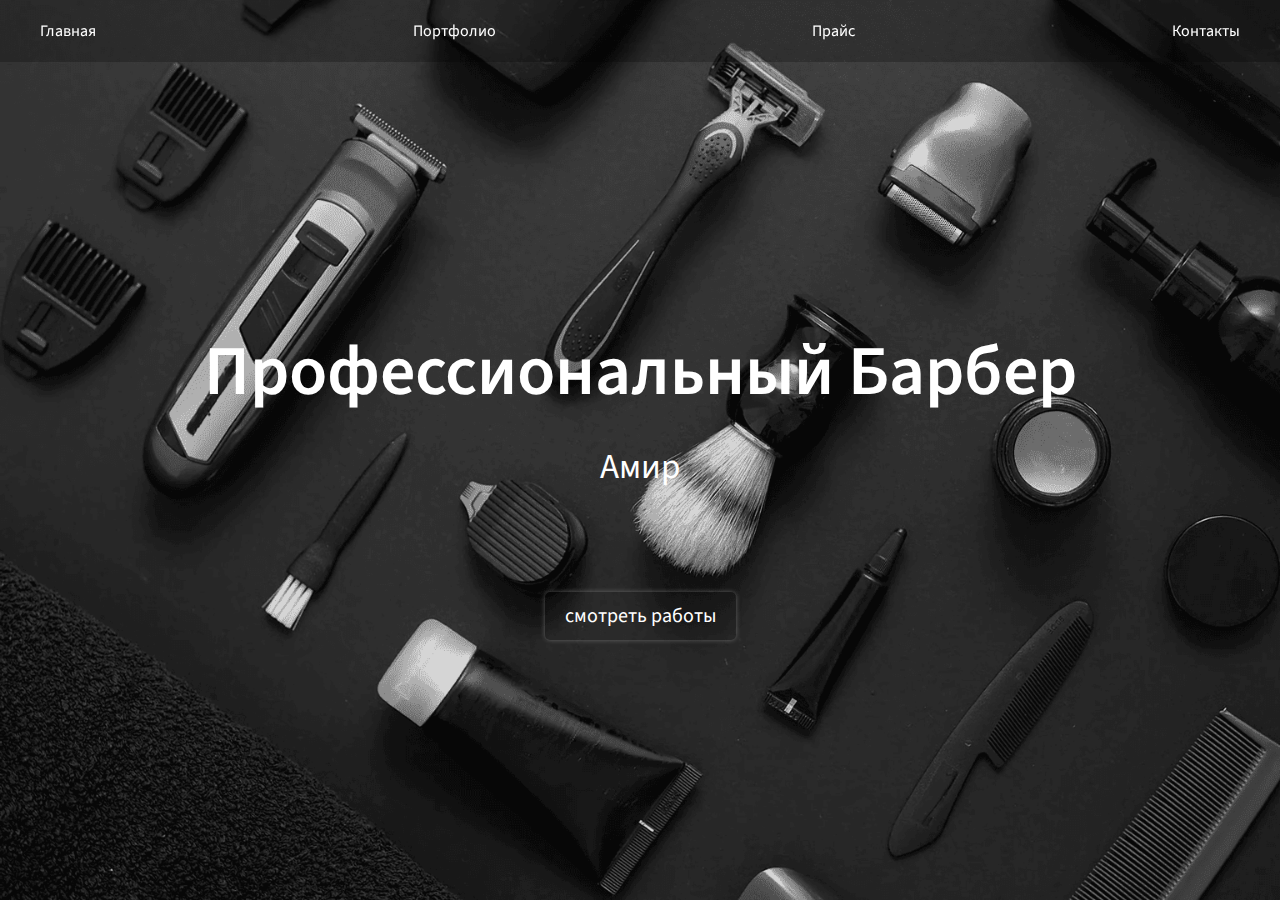
<file: index.html>
<!DOCTYPE html>
<html lang="en">
<head>
  <meta charset="UTF-8">
  <meta name="viewport" content="width=device-width, initial-scale=1.0">
  <link href="https://fonts.googleapis.com/css2?family=Source+Sans+3:ital,wght@0,200..900;1,200..900&display=swap" rel="stylesheet">
  <link rel="stylesheet" href="main.css">
  <title>Барбер Амир</title>
</head>
<body>
  <header class="header">
    <div class="container">
      <div class="nav">
        <ul class="nav-list">
          <li class="nav-list__item">
            <a class="nav-list__link" href="#">Главная</a>
          </li>
          <li class="nav-list__item">
            <a class="nav-list__link" href="pages/portfolio.html">Портфолио</a>
          </li>
          <li class="nav-list__item">
            <a class="nav-list__link" href="pages/price.html">Прайс</a>
          </li>
          <li class="nav-list__item">
            <a class="nav-list__link" href="pages/contacts.html">Контакты</a>
          </li>
        </ul>
      </div>
    </div>
  </header>

  <main class="main">
    <section class="main-page">
      <div class="container">
        <h1 class="main-page__title">
          Профессиональный Барбер
        </h1>
        <h2 class="main-page__subtitle">
          Амир
        </h2>

        <button class="button button-index">
          <a class="button__link" href="pages/portfolio.html">смотреть работы</a>
        </button>
      </div>
    </section>
  </main>
  </main>
</body>
</html>
</file>
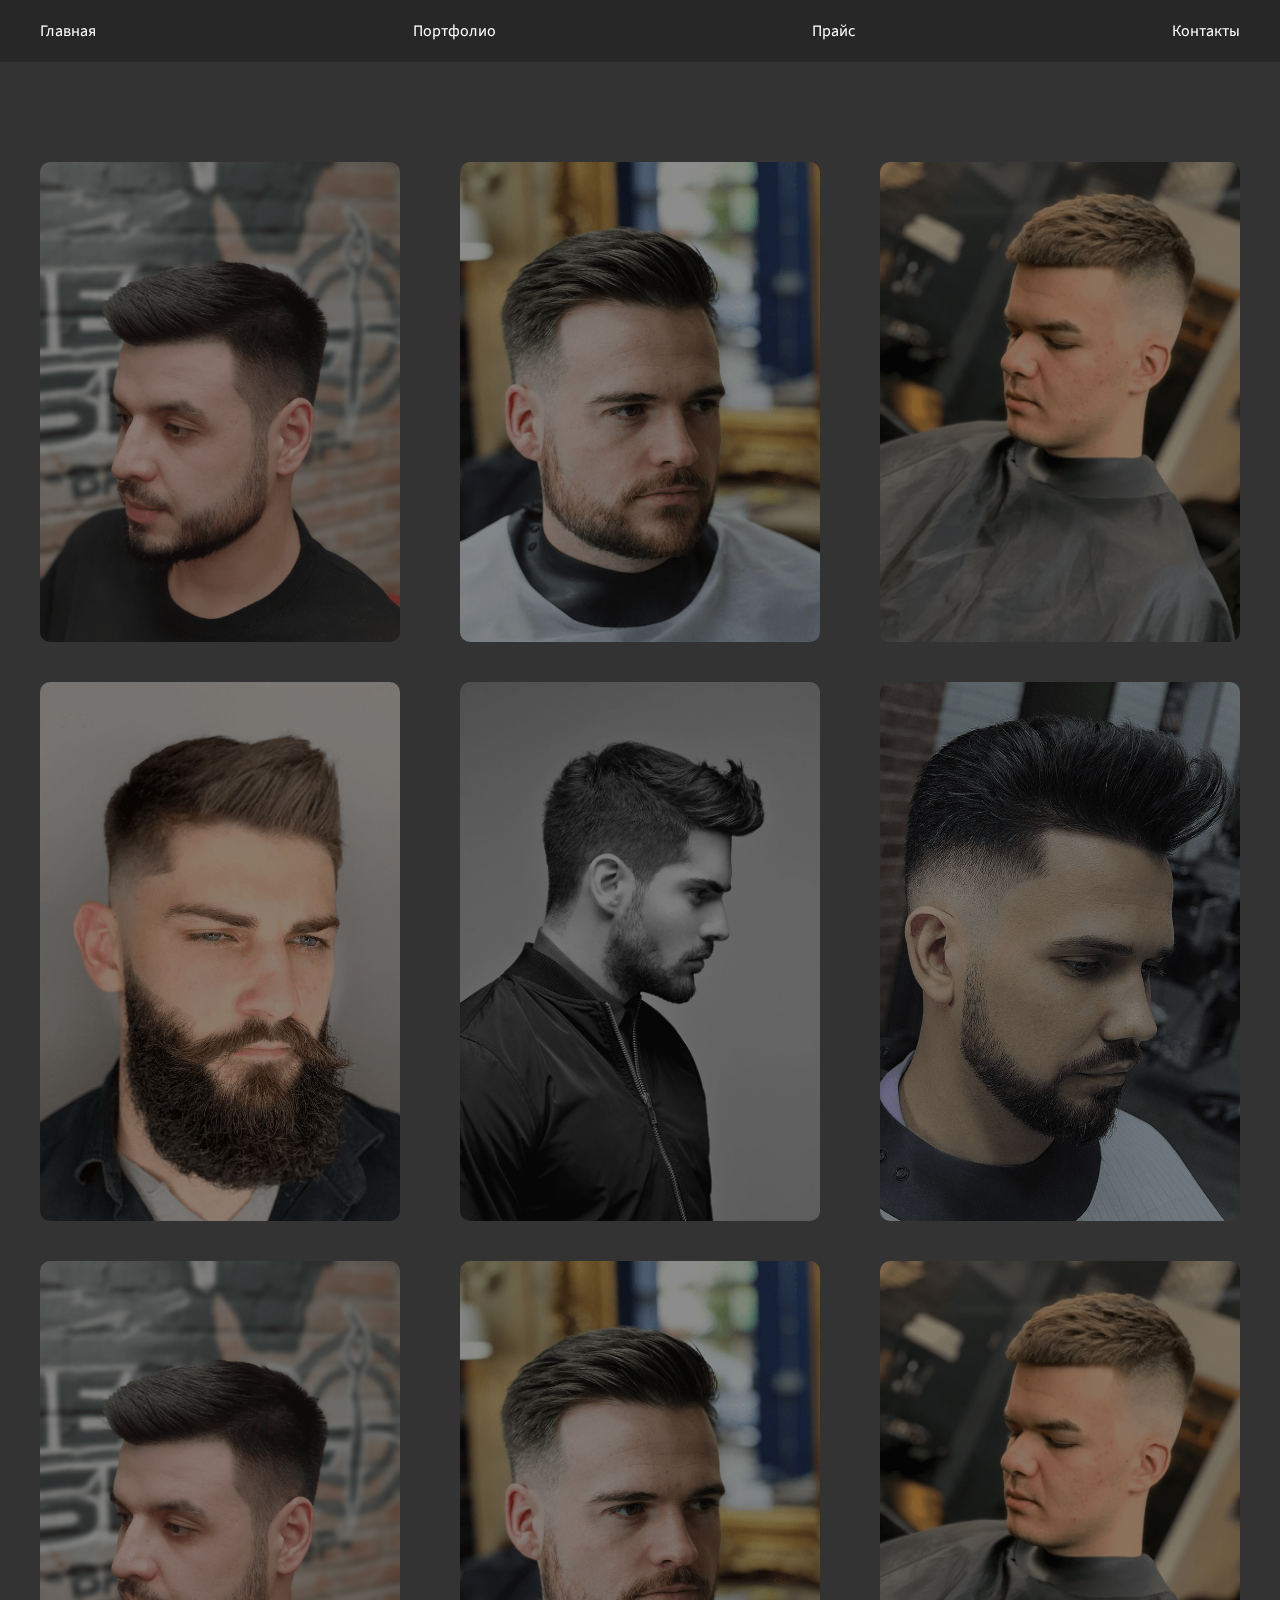
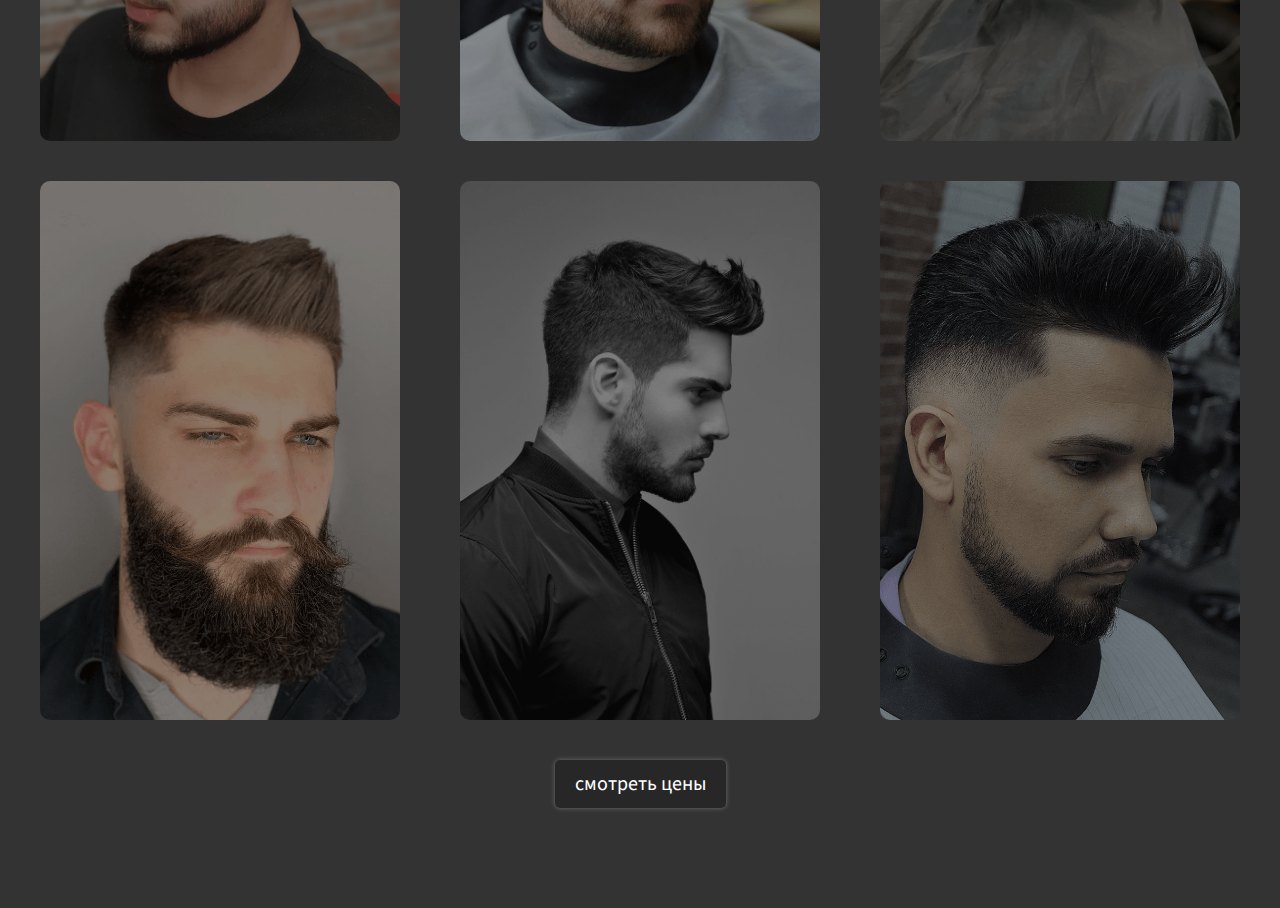
<file: pages/portfolio.html>
<!DOCTYPE html>
<html lang="en">
<head>
  <meta charset="UTF-8">
  <meta name="viewport" content="width=device-width, initial-scale=1.0">
  <link href="https://fonts.googleapis.com/css2?family=Source+Sans+3:ital,wght@0,200..900;1,200..900&display=swap" rel="stylesheet">
  <link rel="stylesheet" href="../main.css">
  <title>Портфолио</title>
</head>
<body class="portfolio-body">
  <header class="header portfolio-header">
    <div class="container">
      <div class="nav">
        <ul class="nav-list">
          <li class="nav-list__item">
            <a class="nav-list__link" href="../index.html">Главная</a>
          </li>
          <li class="nav-list__item">
            <a class="nav-list__link" href="#">Портфолио</a>
          </li>
          <li class="nav-list__item">
            <a class="nav-list__link" href="price.html">Прайс</a>
          </li>
          <li class="nav-list__item">
            <a class="nav-list__link" href="contacts.html">Контакты</a>
          </li>
        </ul>
      </div>
    </div>
  </header>

  <main class="main">
    <section class="main-page portfolio">
      <div class="container">
        <ul class="portfolio-list">
          <li class="portfolio-list__item">
            <img class="portfolio-list__img" src="../images/portfolio/portfolio-1.png" alt="">
          </li>
          <li class="portfolio-list__item">
            <img class="portfolio-list__img" src="../images/portfolio/portfolio-2.png" alt="">
          </li>
          <li class="portfolio-list__item">
            <img class="portfolio-list__img" src="../images/portfolio/portfolio-3.png" alt="">
          </li>
          <li class="portfolio-list__item">
            <img class="portfolio-list__img" src="../images/portfolio/portfolio-4.png" alt="">
          </li>
          <li class="portfolio-list__item">
            <img class="portfolio-list__img" src="../images/portfolio/portfolio-5.png" alt="">
          </li>
          <li class="portfolio-list__item">
            <img class="portfolio-list__img" src="../images/portfolio/portfolio-6.png" alt="">
          </li>
          <li class="portfolio-list__item">
            <img class="portfolio-list__img" src="../images/portfolio/portfolio-1.png" alt="">
          </li>
          <li class="portfolio-list__item">
            <img class="portfolio-list__img" src="../images/portfolio/portfolio-2.png" alt="">
          </li>
          <li class="portfolio-list__item">
            <img class="portfolio-list__img" src="../images/portfolio/portfolio-3.png" alt="">
          </li>
          <li class="portfolio-list__item">
            <img class="portfolio-list__img" src="../images/portfolio/portfolio-4.png" alt="">
          </li>
          <li class="portfolio-list__item">
            <img class="portfolio-list__img" src="../images/portfolio/portfolio-5.png" alt="">
          </li>
          <li class="portfolio-list__item">
            <img class="portfolio-list__img" src="../images/portfolio/portfolio-6.png" alt="">
          </li>
        </ul>

        <button class="button">
          <a class="button__link" href="price.html">смотреть цены</a>
        </button>
      </div>
    </section>
  </main>
  </main>
</body>
</html>
</file>
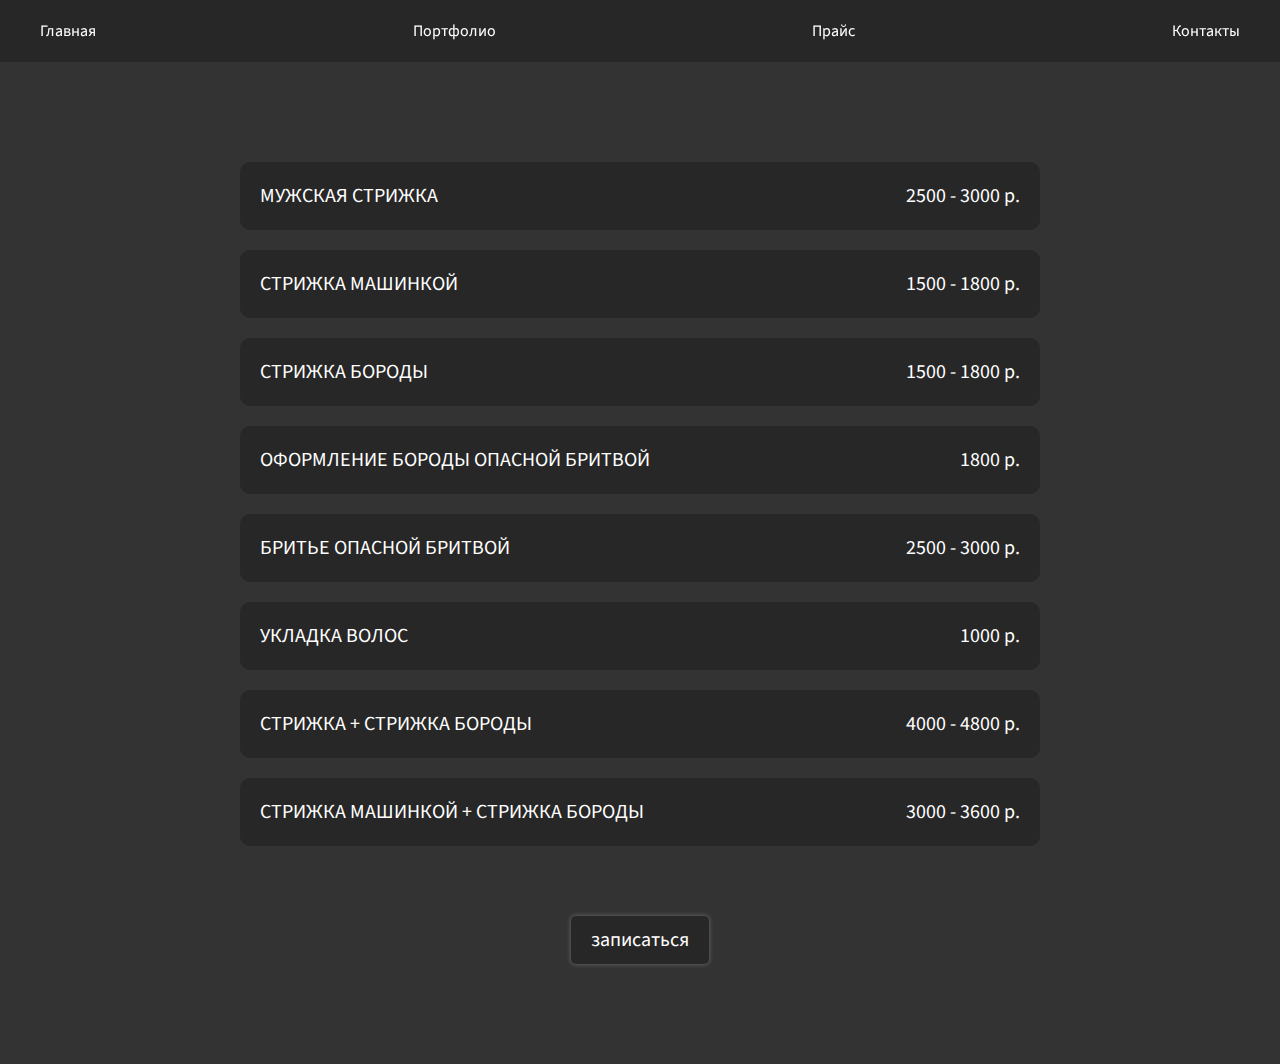
<file: pages/price.html>
<!DOCTYPE html>
<html lang="en">
<head>
  <meta charset="UTF-8">
  <meta name="viewport" content="width=device-width, initial-scale=1.0">
  <link href="https://fonts.googleapis.com/css2?family=Source+Sans+3:ital,wght@0,200..900;1,200..900&display=swap" rel="stylesheet">
  <link rel="stylesheet" href="../main.css">
  <title>Прайс</title>
</head>
<body class="price-body">
  <header class="header price-header">
    <div class="container">
      <div class="nav">
        <ul class="nav-list">
          <li class="nav-list__item">
            <a class="nav-list__link" href="../index.html">Главная</a>
          </li>
          <li class="nav-list__item">
            <a class="nav-list__link" href="portfolio.html">Портфолио</a>
          </li>
          <li class="nav-list__item">
            <a class="nav-list__link" href="#">Прайс</a>
          </li>
          <li class="nav-list__item">
            <a class="nav-list__link" href="contacts.html">Контакты</a>
          </li>
        </ul>
      </div>
    </div>
  </header>

  <main class="main">
    <section class="main-page price">
      <div class="container">
        <ul class="price-list">
          <li class="price-list__item">
            <span>МУЖСКАЯ СТРИЖКА</span>
            <span>2500 - 3000 р.</span>
          </li>
          <li class="price-list__item">
            <span>СТРИЖКА МАШИНКОЙ</span>
            <span>1500 - 1800 р.</span>
          </li>
          <li class="price-list__item">
            <span>СТРИЖКА БОРОДЫ</span>
            <span>1500 - 1800 р.</span>
          </li>
          <li class="price-list__item">
            <span>ОФОРМЛЕНИЕ БОРОДЫ ОПАСНОЙ БРИТВОЙ</span>
            <span>1800 р.</span>
          </li>
          <li class="price-list__item">
            <span>БРИТЬЕ ОПАСНОЙ БРИТВОЙ</span>
            <span>2500 - 3000 р.</span>
          </li>
          <li class="price-list__item">
            <span>УКЛАДКА ВОЛОС</span>
            <span>1000 р.</span>
          </li>
          <li class="price-list__item">
            <span>СТРИЖКА + СТРИЖКА БОРОДЫ</span>
            <span>4000 - 4800 р.</span>
          </li>
          <li class="price-list__item">
            <span>СТРИЖКА МАШИНКОЙ + СТРИЖКА БОРОДЫ</span>
            <span>3000 - 3600 р.</span>
          </li>
        </ul>

        <button class="button">
          <a class="button__link" href="contacts.html">записаться</a>
        </button>
      </div>
    </section>
  </main>
  </main>
</body>
</html>
</file>
<file: main.css>
* {
  margin: 0;
  padding: 0;
  box-sizing: border-box;
}

body {
  font-family: 'Source Sans 3';
  background-image: url(images/portfolio/fon.png);
  background-size: cover;
  background-repeat: no-repeat;
  color: white;
}

ul {
  list-style-type: none;
}

a {
  text-decoration: none;
}

.container {
  width: 1200px;
  margin: 0 auto;
}

.header {
  position: fixed;
  width: 100%;
  padding: 20px;
  z-index: 5;
  background-color: #0000003b;
}

.nav-list {
  display: flex;
  align-items: center;
  justify-content: space-between;
}

.nav-list__link {
  color: white;
  border-bottom: 1px solid transparent;
  transition: 0.3s;
}

.nav-list__link:hover {
  border-color: white;
}

.main-page {
  height: 100vh;
  padding-top: 62px;
  display: flex;
  align-items: center;
}

.main-page__title {
  font-size: 70px;
  margin-bottom: 20px;
  font-weight: 600;
  text-align: center;
}

.main-page__subtitle {
  font-size: 35px;
  font-weight: 400;
  text-align: center;
  margin-bottom: 100px;
}

.button {
  display: block;
  margin: 0 auto;
  font-size: 20px;
  font-weight: 400;
  font-family: 'Source Sans 3';
  border-radius: 5px;
  /* background-color: rgba(0, 0, 0, 0.25); */
  background-color: rgb(39 39 39);
  /* border: 1px solid white; */
  border: none;
  box-shadow: 0px 0px 5px 0px rgb(255 255 255 / 30%);
  transition: 0.1s;
}

.button:hover {
  /* background-color: rgba(0, 0, 0, 0.65); */
  box-shadow: 0px 0px 7px 0px rgb(255 255 255 / 40%);
  border-color: transparent;
}

.button-index {
  background-color: transparent;
}

.button__link {
  color: white;
  padding: 10px 20px;
  display: block;
}

.portfolio-body {
  background-repeat: repeat;
  background-size: contain;
  background-color: #333333;
  background-image: none;
}

.portfolio {
  height: auto;
  align-items: baseline;
  margin-top: 100px;
  padding-bottom: 100px;
}

.portfolio-header {
  top: 0;
}

.portfolio-list {
  display: flex;
  justify-content: space-between;
  flex-wrap: wrap;
}

.portfolio-list__item {
  width: 30%;
  margin-bottom: 40px;
}

.portfolio-list__img {
  display: block;
  width: 100%;
  height: 100%;
  object-fit: cover;
  border-radius: 10px;
  filter: brightness(0.55);
  transition: 0.2s;
}

.portfolio-list__img:hover {
  filter: none;
}

.price-body {
  /* background-size: cover;
  background-repeat: no-repeat; */
  height: auto;
  /* background-image: url(images/portfolio/fon-price.png); */
  background-color: #333333;
  background-image: none;
}

.price-header {
  top: 0;
}

.price {
  padding-top: 162px;
  padding-bottom: 100px;
  align-items: baseline;
  height: fit-content;
}

.price-list {
  display: flex;
  flex-wrap: wrap;
  width: 800px;
  margin: 0 auto;
  margin-bottom: 50px;
}

.price-list__item {
  width: 100%;
  display: flex;
  justify-content: space-between;
  font-size: 20px;
  margin-bottom: 20px;
  background-color: rgb(39 39 39);
  padding: 20px;
  border-radius: 10px;
}

.map-address {
  font-size: 20px;
}

.map {
  width: 100%;
  height: 300px;
  outline: none;
  border: none;
  filter: grayscale(1);
  border-radius: 10px;
  margin-bottom: 50px;
}

.contacts-body {
  /* background-image: url(images/portfolio/fon-contacts.png); */
  /* background-position: top; */
  background-color: #333;
  background-image: none;
}

.contacts-title {
  font-size: 30px;
  margin-bottom: 50px;
}

.contacts-buttons {
  display: flex;
  justify-content: space-between;
}

.contacts-button {
  margin: 0;
}

.contacts-button a {
  color: white;
  padding: 10px 20px;
  display: block;
}

.contacts-tg {
  
}

.contacts {
  padding-top: 162px;
  padding-bottom: 100px;
  align-items: baseline;
  height: fit-content;
}

.contacts .container {
  display: flex;
  justify-content: space-between;
}

@media (max-width:1240px) {
  .container {
    width: 800px;
  }

  .portfolio-list__img {
    filter: brightness(0.7);
  }

  .price-list {
    width: 100%;
  }

  .price-list__item {
    font-size: 16px;
  }

  .contacts .container {
    flex-direction: column;
  }

  .map-address {
    text-align: center;
  }

  .map-box {
    margin-bottom: 75px;
  }

  .contacts-description {
    width: fit-content;
    margin: 0 auto;
  }  
}

@media (max-width:840px) {
  .container {
    width: 500px;
  }

  .main-page__title {
    font-size: 50px;
  }

  .main-page__subtitle {
    margin-bottom: 50px;
  }

  .portfolio-list__item {
    width: 45%;
  }

  .price-list__item {
    font-size: 16px;
    display: flex;
    flex-direction: column;
  }
}

@media (max-width:540px) {
  .container {
    width: 350px;
  }

  .main-page__title {
    font-size: 35px;
  }

  .main-page__subtitle {
    font-size: 25px;
    margin-bottom: 75px;
  }

  .portfolio-list__item {
    width: 100%;
    height: 350px;
  }

  .contacts-title {
    text-align: center;
  }
}
</file>
